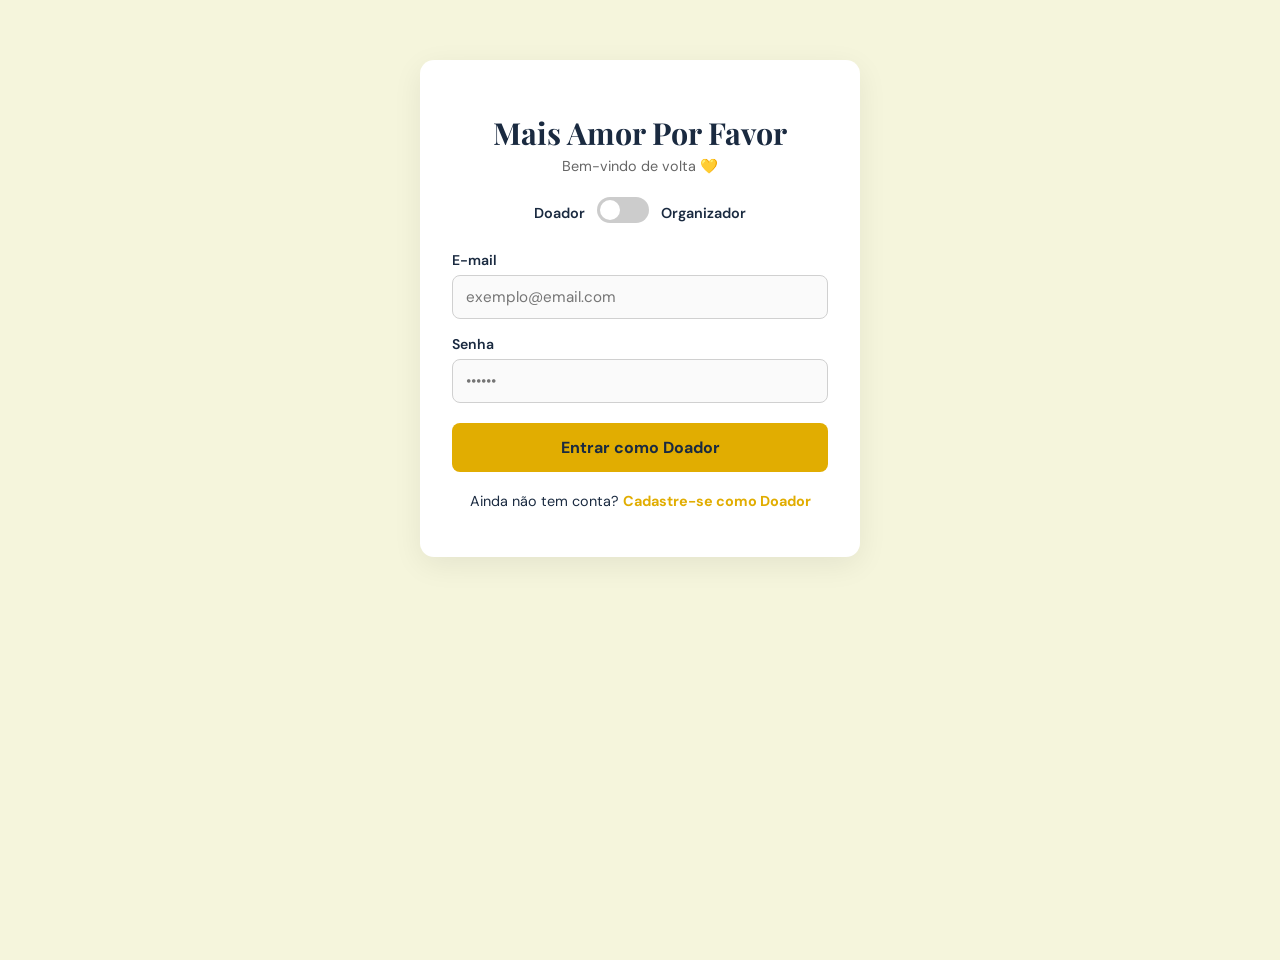
<file: src/main/resources/static/index.html>
<!DOCTYPE html>
<html lang="pt-BR">
<head>
    <meta charset="UTF-8">
    <title>Mais Amor Por Favor | Login</title>
    <link rel="stylesheet" href="css/estilos.css">
</head>
<body>

<div class="container">
    <div class="card login-card">
        <h1>Mais Amor Por Favor</h1>
        <p style="text-align:center; color:#666; font-size:0.9rem; margin-top:4px;">Bem-vindo de volta 💛</p>

        <div class="toggle-wrapper">
            <span class="label-text">Doador</span>
            <label class="switch">
                <input type="checkbox" id="profile-toggle" onchange="toggleProfile()">
                <span class="slider"></span>
            </label>
            <span class="label-text">Organizador</span>
        </div>

        <div id="alert-msg" class="alert erro"></div>

        <div class="input-group">
            <label for="txtemail">E-mail</label>
            <input type="email" id="txtemail" required placeholder="exemplo@email.com">
        </div>

        <div class="input-group">
            <label for="txtsenha">Senha</label>
            <input type="password" id="txtsenha" required placeholder="••••••">
        </div>

        <button id="btn-login" class="btn-submit" onclick="fazerLogin()">Entrar como Doador</button>

        <p style="text-align:center; margin-top:20px; font-size:0.9rem;">
            Ainda não tem conta?
            <a id="link-cadastro" href="cadastro_pessoa.html?perfil=doador"
               style="color:#E1AD01; font-weight:700; text-decoration:none;">
                Cadastre-se como Doador
            </a>
        </p>
    </div>
</div>

<script src="js/funcoes.js"></script>
<script type="module">
    import { auth, pessoaAPI, decodeJwt } from './js/api.js';

    // Se já está logado, redireciona
    if (auth.isLogged()) {
      const u = auth.getUser();
      window.location.href = u && u.perfil === 'ORGANIZADOR'
        ? 'home_organizador.html'
        : 'home_doador.html';
    }

    window.fazerLogin = async function () {
      const alertEl = document.getElementById('alert-msg');
      alertEl.className = 'alert erro';
      alertEl.classList.remove('show');

      const email = document.getElementById('txtemail').value.trim();
      const senha = document.getElementById('txtsenha').value;

      if (!email || !senha) {
        alertEl.textContent = 'Preencha e-mail e senha.';
        alertEl.classList.add('show');
        return;
      }

      const btn = document.getElementById('btn-login');
      btn.disabled = true;
      btn.textContent = 'Entrando...';

      try {
        const data = await pessoaAPI.login(email, senha);
        const token = data.token;
        auth.setToken(token);

        // Decodifica o JWT para extrair sub (email) e monta objeto de usuário
        const payload = decodeJwt(token);

        // O perfil é determinado pelo toggle que o usuário selecionou,
        // pois o backend não devolve o perfil no token diretamente.
        const isOrg = document.getElementById('profile-toggle').checked;
        const perfil = isOrg ? 'ORGANIZADOR' : 'DOADOR';

        // Salva usuário no localStorage (email vem do sub do JWT)
        auth.setUser({ email: payload ? payload.sub : email, perfil });

        window.location.href = isOrg ? 'home_organizador.html' : 'home_doador.html';
      } catch (e) {
        alertEl.textContent = e.message || 'Credenciais inválidas.';
        alertEl.classList.add('show');
        btn.disabled = false;
        btn.textContent = document.getElementById('profile-toggle').checked
          ? 'Entrar como Organizador'
          : 'Entrar como Doador';
      }
    };

    // Permite login com Enter
    document.addEventListener('keydown', (e) => {
      if (e.key === 'Enter') fazerLogin();
    });
</script>
</body>
</html>
</file>
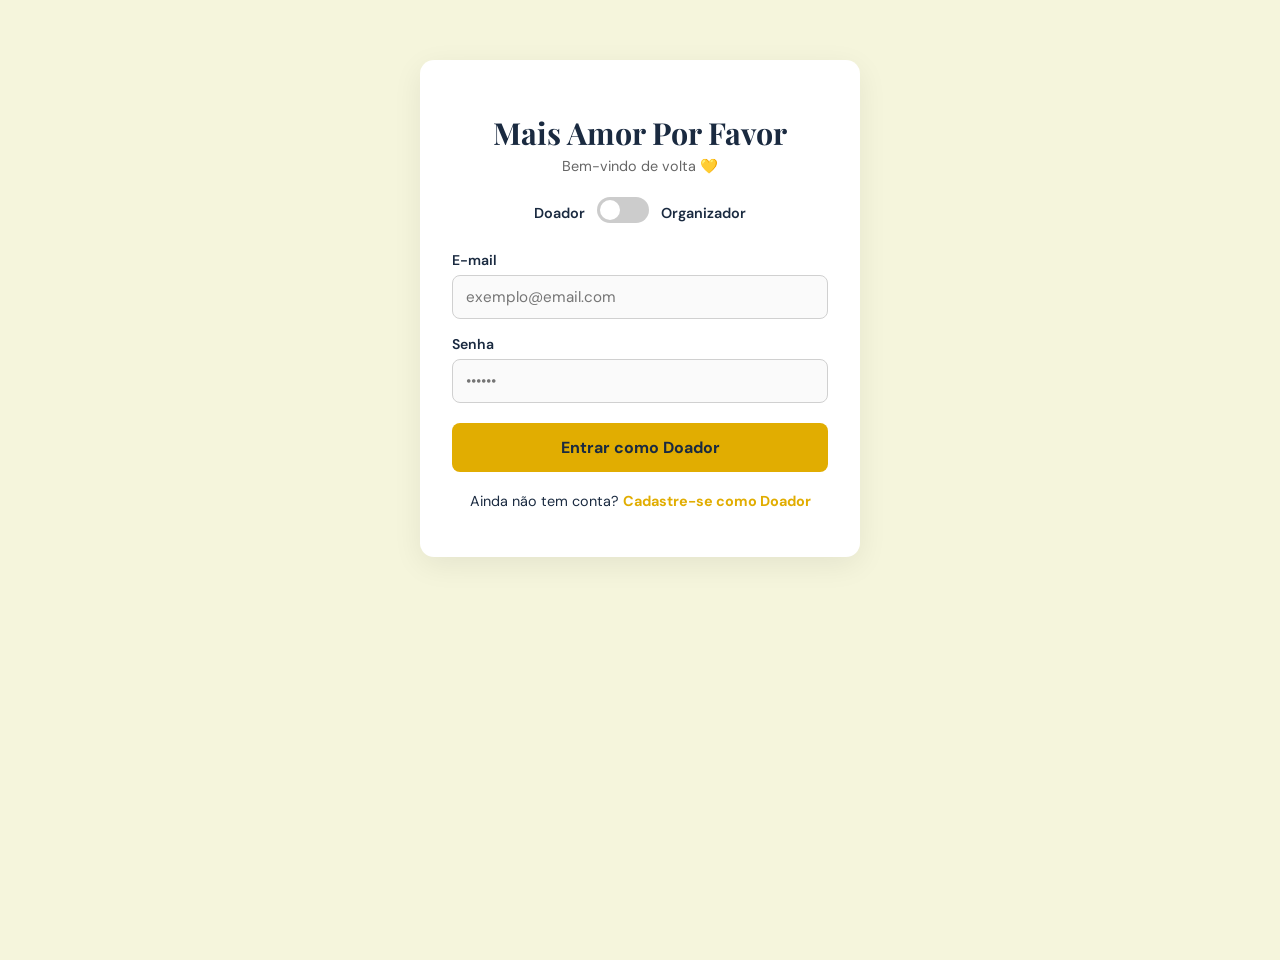
<file: src/main/resources/static/cadastro_campanha.html>
<!DOCTYPE html>
<html lang="pt-BR">
<head>
  <meta charset="UTF-8">
  <title>Gerenciar Campanha | Mais Amor Por Favor</title>
  <link rel="stylesheet" href="css/estilos.css">
</head>
<body>

<header>
  <h1>Mais Amor Por Favor</h1>
  <p id="subtitulo-tela">Nova Campanha</p>
</header>

<div class="container">
  <div class="card">
    <div id="alert-msg" class="alert erro"></div>

    <div class="form-grid">
      <div class="full-width">
        <label>Nome da Campanha</label>
        <input type="text" id="c-nome" required placeholder="Ex: Agasalho Solidário 2025">
      </div>

      <div class="full-width">
        <label>Descrição Detalhada</label>
        <textarea id="c-desc" rows="4" required placeholder="Descreva o objetivo da campanha..."></textarea>
      </div>

      <div>
        <label>Data de Início</label>
        <input type="date" id="c-dataini" required>
      </div>

      <div>
        <label>Data de Término</label>
        <input type="date" id="c-datafim" required>
      </div>

      <div>
        <label>Capacidade (Pessoas)</label>
        <input type="number" id="c-cap" required min="1" placeholder="100">
      </div>

      <div>
        <label>Status</label>
        <select id="c-status">
          <option value="Ativa">Ativa</option>
          <option value="Pausada">Pausada</option>
          <option value="Encerrada">Encerrada</option>
        </select>
      </div>

      <div class="full-width">
        <label>Contato do Responsável</label>
        <input type="text" id="c-contres" required placeholder="(11) 99999-9999 ou email">
      </div>

      <div class="full-width" style="margin-top:8px; padding-top:16px; border-top:1px solid #eee;">
        <label style="font-size:1rem; color:#1A2A40;">📍 Endereço da Campanha</label>
      </div>

      <div class="full-width">
        <label>Logradouro</label>
        <input type="text" id="c-logradouro" required placeholder="Rua, número, bairro">
      </div>

      <div>
        <label>Cidade</label>
        <input type="text" id="c-cidade" required placeholder="São Paulo">
      </div>

      <div>
        <label>Estado (UF)</label>
        <input type="text" id="c-estado" required placeholder="SP" maxlength="2"
               style="text-transform:uppercase;">
      </div>

      <div>
        <label>CEP</label>
        <input type="text" id="c-cep" required placeholder="00000-000">
      </div>
    </div>

    <button class="btn-submit" id="btn-salvar" onclick="salvarCampanha()">Criar Campanha</button>
    <a href="home_organizador.html" class="link-voltar">Cancelar e Voltar</a>
  </div>
</div>

<script type="module">
  import { auth, campanhaAPI } from './js/api.js';
  if (!auth.isLogged()) window.location.href = 'index.html';

  const params = new URLSearchParams(window.location.search);
  const idCampanha = params.get('id');

  if (idCampanha) {
    document.getElementById('subtitulo-tela').textContent = 'Editar Campanha';
    document.getElementById('btn-salvar').textContent = 'Salvar Alterações';
    carregarDados(idCampanha);
  }

  async function carregarDados(id) {
    try {
      const c = await campanhaAPI.buscarId(id);
      document.getElementById('c-nome').value     = c.nome || '';
      document.getElementById('c-desc').value     = c.descricao || '';
      document.getElementById('c-dataini').value  = c.dataInicio || '';
      document.getElementById('c-datafim').value  = c.dataFim || '';
      document.getElementById('c-cap').value      = c.capacidadePessoas || '';
      document.getElementById('c-status').value   = c.status || 'Ativa';
      document.getElementById('c-contres').value  = c.contatoResponsavel || '';
      if (c.endereco) {
        document.getElementById('c-logradouro').value = c.endereco.logradouro || '';
        document.getElementById('c-cidade').value     = c.endereco.cidade || '';
        document.getElementById('c-estado').value     = c.endereco.estado || '';
        document.getElementById('c-cep').value        = c.endereco.cep || '';
      }
    } catch (e) {
      mostrarErro('Erro ao carregar dados: ' + e.message);
    }
  }

  function mostrarErro(msg) {
    const alertEl = document.getElementById('alert-msg');
    alertEl.textContent = msg;
    alertEl.classList.add('show');
    window.scrollTo(0, 0);
  }

  window.salvarCampanha = async function () {
    const alertEl = document.getElementById('alert-msg');
    alertEl.classList.remove('show');

    const dataIni = document.getElementById('c-dataini').value;
    const dataFim = document.getElementById('c-datafim').value;

    if (dataFim && dataIni && new Date(dataFim) < new Date(dataIni)) {
      mostrarErro('⚠️ A data de término não pode ser anterior à data de início.');
      return;
    }

    const user = auth.getUser();
    const payload = {
      nome: document.getElementById('c-nome').value.trim(),
      descricao: document.getElementById('c-desc').value.trim(),
      dataInicio: dataIni,
      dataFim: dataFim,
      capacidadePessoas: parseInt(document.getElementById('c-cap').value),
      status: document.getElementById('c-status').value,
      contatoResponsavel: document.getElementById('c-contres').value.trim(),
      endereco: {
        logradouro: document.getElementById('c-logradouro').value.trim(),
        cidade: document.getElementById('c-cidade').value.trim(),
        estado: document.getElementById('c-estado').value.trim().toUpperCase(),
        cep: document.getElementById('c-cep').value.trim()
      },
      organizador: { id: user ? user.id : null }
    };

    const btn = document.getElementById('btn-salvar');
    btn.disabled = true;
    btn.textContent = 'Salvando...';

    try {
      if (idCampanha) {
        await campanhaAPI.atualizar(idCampanha, payload);
      } else {
        await campanhaAPI.criar(payload);
      }
      alert('✅ Campanha salva com sucesso!');
      window.location.href = 'home_organizador.html';
    } catch (e) {
      mostrarErro('Erro ao salvar: ' + e.message);
      btn.disabled = false;
      btn.textContent = idCampanha ? 'Salvar Alterações' : 'Criar Campanha';
    }
  };
</script>
</body>
</html>
</file>
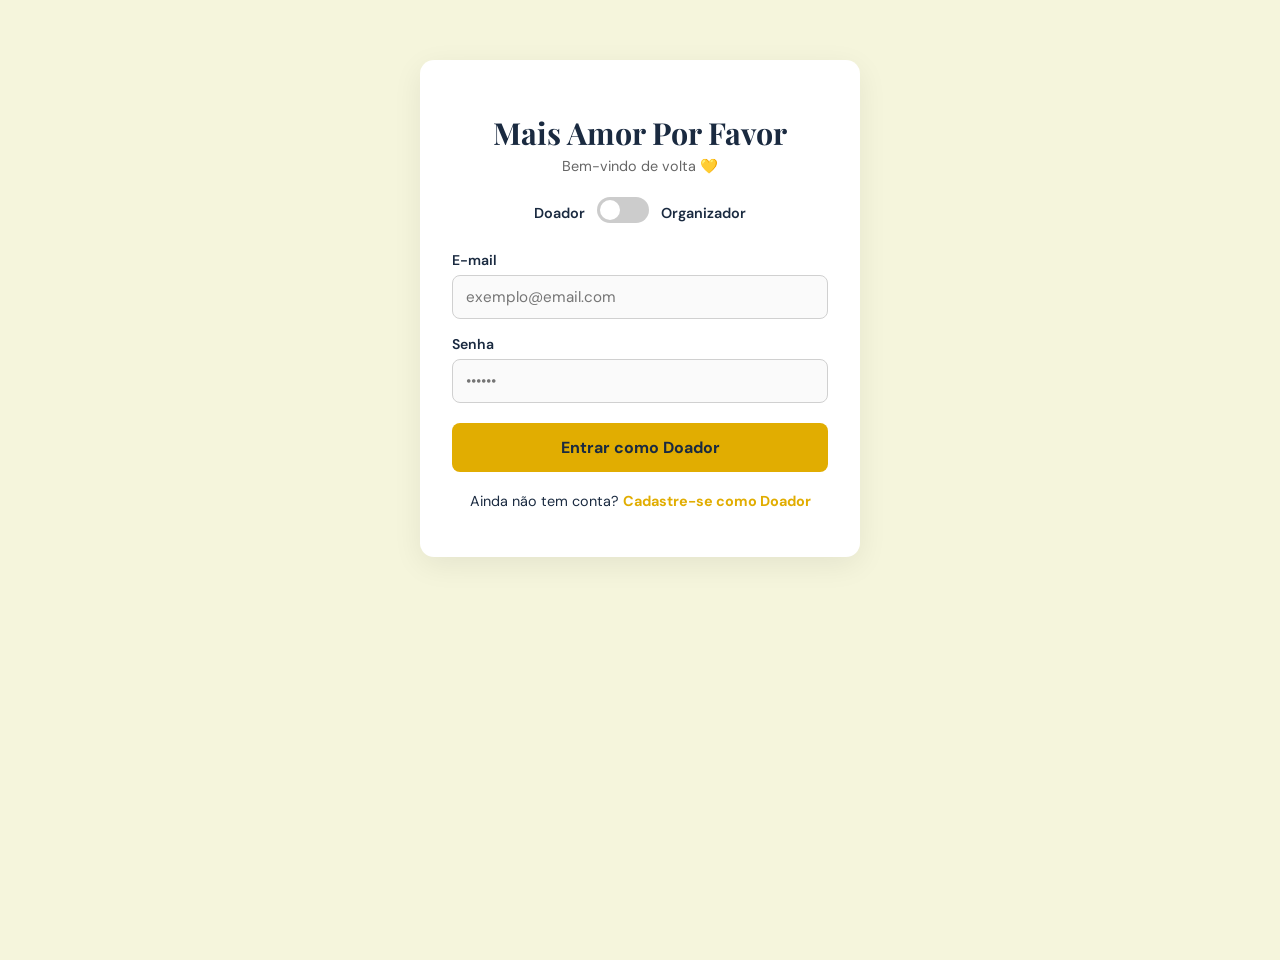
<file: src/main/resources/static/cadastro_doacoes.html>
<!DOCTYPE html>
<html lang="pt-BR">
<head>
  <meta charset="UTF-8">
  <title>Fazer Doação | Mais Amor Por Favor</title>
  <link rel="stylesheet" href="css/estilos.css">
</head>
<body>

<header>
  <h1>Mais Amor Por Favor</h1>
  <p>Sua contribuição transforma vidas 💛</p>
</header>

<div class="container">
  <div class="card" style="max-width:620px; margin:0 auto;">
    <h2>Registrar Doação</h2>
    <div id="alert-msg" class="alert erro"></div>

    <div class="form-grid">
      <div class="full-width">
        <label>Tipo de Doação</label>
        <select id="d-tipo" onchange="alternarCampos()">
          <option value="financeira">💵 Financeira</option>
          <option value="item">📦 Item / Mantimento</option>
        </select>
      </div>

      <!-- CAMPOS FINANCEIROS -->
      <div id="grupo-financeiro" style="display:contents;">
        <div>
          <label>Valor da Doação (R$)</label>
          <input type="number" id="d-valor" step="0.01" min="0.01" placeholder="0,00">
        </div>
        <div>
          <label>Método de Pagamento</label>
          <select id="d-metodo">
            <option value="PIX">PIX</option>
            <option value="CARTAO_CREDITO">Cartão de Crédito</option>
            <option value="TRANSFERENCIA">Transferência Bancária</option>
          </select>
        </div>
      </div>

      <!-- CAMPOS ITEM -->
      <div id="grupo-item" style="display:none; grid-column:span 2;">
        <div class="form-grid">
          <div class="full-width">
            <label>Descrição do Item</label>
            <input type="text" id="d-desc" placeholder="Ex: 5 caixas de leite, cobertores tamanho G">
          </div>
          <div>
            <label>Categoria</label>
            <select id="d-categoria">
              <option value="ALIMENTO">Alimento</option>
              <option value="ROUPA">Roupa / Agasalho</option>
              <option value="HIGIENE">Higiene Pessoal</option>
              <option value="OUTRO">Outros</option>
            </select>
          </div>
          <div>
            <label>Valor Estimado (R$, opcional)</label>
            <input type="number" id="d-val-estimado" step="0.01" min="0" placeholder="0,00">
          </div>
        </div>
      </div>
    </div>

    <div class="info-box">
      ℹ️ Esta doação gerará automaticamente um <strong>Recibo Digital</strong> e uma
      <strong>Notificação Administrativa</strong>.
    </div>

    <button class="btn-submit" id="btn-doar" onclick="enviarDoacao()">
      Confirmar e Enviar Doação 💛
    </button>
    <a href="home_doador.html" class="link-voltar">Cancelar</a>
  </div>
</div>

<script type="module">
  import { auth, doacaoAPI } from './js/api.js';
  if (!auth.isLogged()) window.location.href = 'index.html';

  const params = new URLSearchParams(window.location.search);
  const campanhaId = params.get('campanhaId');

  if (!campanhaId) {
    alert('Campanha não identificada. Redirecionando...');
    window.location.href = 'home_doador.html';
  }

  window.alternarCampos = function () {
    const tipo = document.getElementById('d-tipo').value;
    const fin = document.getElementById('grupo-financeiro');
    const item = document.getElementById('grupo-item');
    if (tipo === 'financeira') {
      fin.style.display = 'contents';
      item.style.display = 'none';
    } else {
      fin.style.display = 'none';
      item.style.display = 'block';
    }
  };

  window.enviarDoacao = async function () {
    const alertEl = document.getElementById('alert-msg');
    alertEl.className = 'alert erro';
    alertEl.classList.remove('show');

    const tipo = document.getElementById('d-tipo').value;
    const user = auth.getUser();

    const payload = {
      campanhaId,
      doadorId: user ? user.id : null,
      data: new Date().toISOString().split('T')[0]
    };

    if (tipo === 'financeira') {
      const val = parseFloat(document.getElementById('d-valor').value);
      if (!val || val <= 0) {
        alertEl.textContent = 'Informe um valor válido maior que zero.';
        alertEl.classList.add('show');
        return;
      }
      payload.valor = val;
      payload.metodoPagamento = document.getElementById('d-metodo').value;
    } else {
      const desc = document.getElementById('d-desc').value.trim();
      if (!desc) {
        alertEl.textContent = 'Descreva o item que deseja doar.';
        alertEl.classList.add('show');
        return;
      }
      payload.descricao = desc;
      payload.categoria = document.getElementById('d-categoria').value;
      payload.valorEstimado = parseFloat(document.getElementById('d-val-estimado').value) || 0;
    }

    const btn = document.getElementById('btn-doar');
    btn.disabled = true;
    btn.textContent = 'Enviando...';

    try {
      await doacaoAPI.realizar(payload);
      alertEl.className = 'alert sucesso show';
      alertEl.textContent = '✅ Doação registrada com sucesso! Obrigado pela sua contribuição!';
      setTimeout(() => window.location.href = 'home_doador.html', 2000);
    } catch (e) {
      alertEl.className = 'alert erro show';
      alertEl.textContent = e.message || 'Erro ao registrar doação.';
      btn.disabled = false;
      btn.textContent = 'Confirmar e Enviar Doação 💛';
    }
  };
</script>
</body>
</html>
</file>
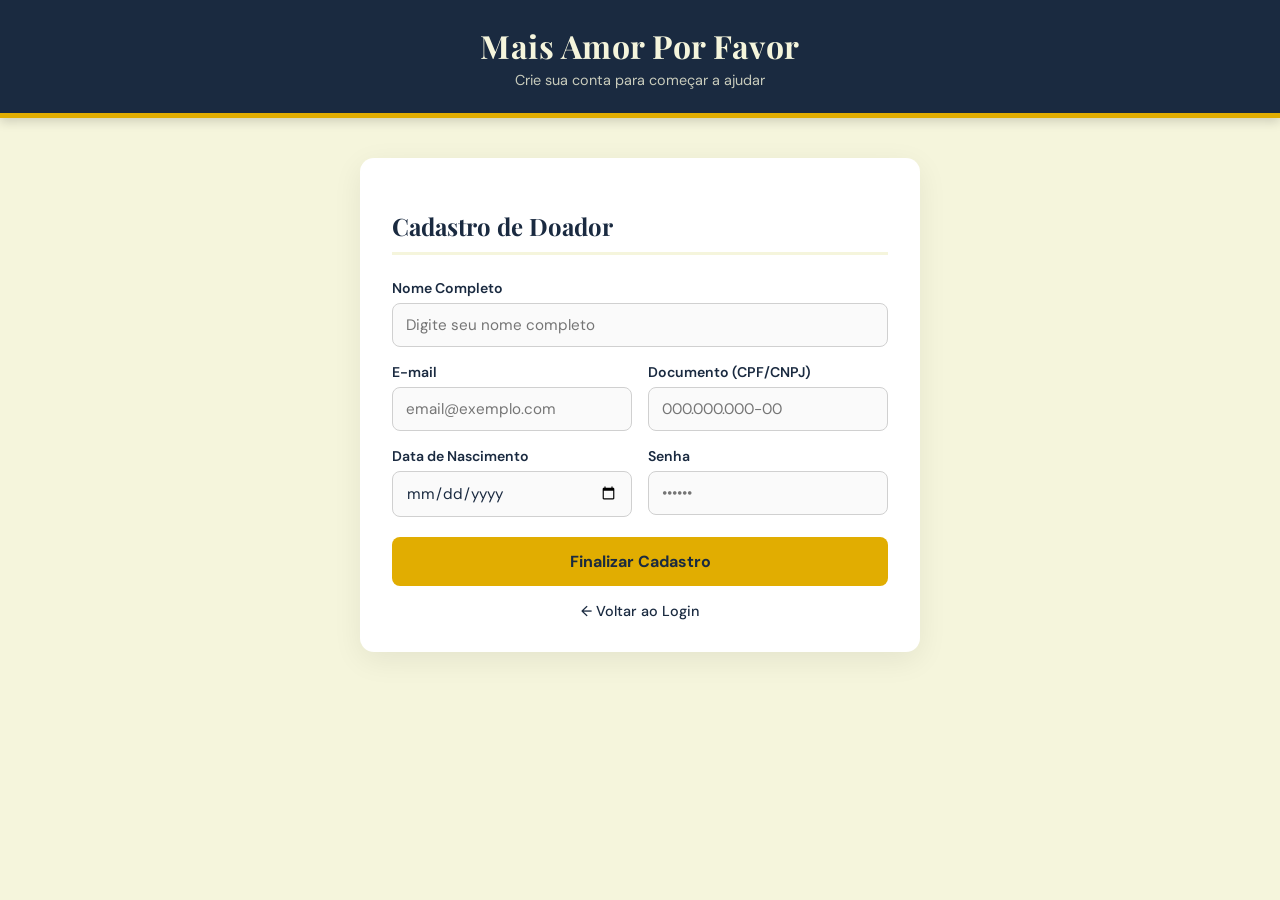
<file: src/main/resources/static/cadastro_pessoa.html>
<!DOCTYPE html>
<html lang="pt-BR">
<head>
  <meta charset="UTF-8">
  <title>Cadastro | Mais Amor Por Favor</title>
  <link rel="stylesheet" href="css/estilos.css">
</head>
<body>

<header>
  <h1>Mais Amor Por Favor</h1>
  <p>Crie sua conta para começar a ajudar</p>
</header>

<div class="container">
  <div class="card" style="max-width:560px; margin:0 auto;">
    <h2 id="titulo-cadastro">Cadastro de Doador</h2>
    <div id="alert-msg" class="alert erro"></div>

    <div class="form-grid">
      <div class="full-width">
        <label>Nome Completo</label>
        <input type="text" id="cad-nome" required placeholder="Digite seu nome completo">
      </div>

      <div>
        <label>E-mail</label>
        <input type="email" id="cad-email" required placeholder="email@exemplo.com">
      </div>

      <div>
        <label>Documento (CPF/CNPJ)</label>
        <input type="text" id="cad-documento" required placeholder="000.000.000-00">
      </div>

      <div>
        <label>Data de Nascimento</label>
        <input type="date" id="cad-nasc" required>
      </div>

      <div>
        <label>Senha</label>
        <input type="password" id="cad-senha" required placeholder="••••••">
      </div>

      <div class="full-width" id="campo-ong" style="display:none;">
        <label>Registro da ONG</label>
        <input type="text" id="cad-registro" placeholder="Número do registro oficial">
      </div>
    </div>

    <button class="btn-submit" id="btn-cadastrar" onclick="fazerCadastro()">Finalizar Cadastro</button>
    <a href="index.html" class="link-voltar" style="margin-top:16px;">← Voltar ao Login</a>
  </div>
</div>

<script type="module">
  import { pessoaAPI } from './js/api.js';

  const params = new URLSearchParams(window.location.search);
  const perfil = (params.get('perfil') || 'doador').toUpperCase();

  document.getElementById('titulo-cadastro').textContent =
    `Cadastro de ${perfil === 'ORGANIZADOR' ? 'Organizador' : 'Doador'}`;

  if (perfil === 'ORGANIZADOR') {
    document.getElementById('campo-ong').style.display = 'block';
  }

  window.fazerCadastro = async function () {
    const alertEl = document.getElementById('alert-msg');
    alertEl.className = 'alert erro';
    alertEl.classList.remove('show');

    const payload = {
      nome: document.getElementById('cad-nome').value.trim(),
      email: document.getElementById('cad-email').value.trim(),
      senha: document.getElementById('cad-senha').value,
      documento: document.getElementById('cad-documento').value.trim(),
      dataNascimento: document.getElementById('cad-nasc').value,
      perfil
    };

    if (!payload.nome || !payload.email || !payload.senha || !payload.documento || !payload.dataNascimento) {
      alertEl.textContent = 'Preencha todos os campos obrigatórios.';
      alertEl.classList.add('show');
      return;
    }

    if (perfil === 'ORGANIZADOR') {
      payload.registroOng = document.getElementById('cad-registro').value.trim();
    }

    const btn = document.getElementById('btn-cadastrar');
    btn.disabled = true;
    btn.textContent = 'Cadastrando...';

    try {
      await pessoaAPI.cadastrar(payload);
      alert('✅ Cadastro realizado com sucesso! Faça o login.');
      window.location.href = 'index.html';
    } catch (e) {
      alertEl.textContent = e.message || 'Erro ao realizar cadastro.';
      alertEl.classList.add('show');
      btn.disabled = false;
      btn.textContent = 'Finalizar Cadastro';
    }
  };
</script>
</body>
</html>
</file>
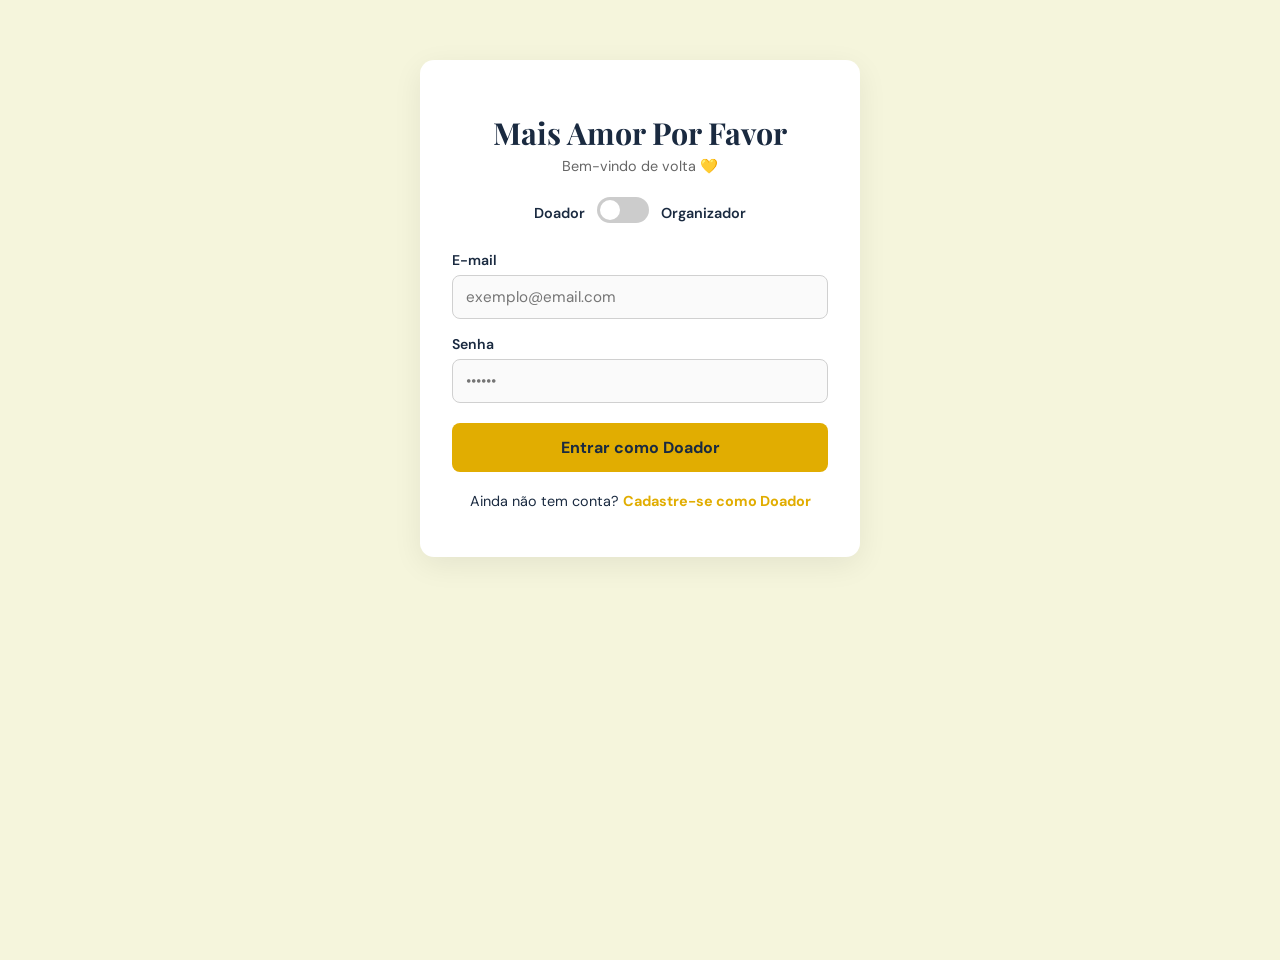
<file: src/main/resources/static/detalhe_campanha.html>
<!DOCTYPE html>
<html lang="pt-BR">
<head>
  <meta charset="UTF-8">
  <title>Detalhes da Campanha | Mais Amor Por Favor</title>
  <link rel="stylesheet" href="css/estilos.css">
</head>
<body>

<header>
  <h1>Mais Amor Por Favor</h1>
  <p>Detalhes da Campanha</p>
</header>

<div class="container">
  <div class="card" id="conteudo-campanha">
    <p style="color:#888; text-align:center; padding:30px;">Buscando detalhes da causa...</p>
  </div>
</div>

<script type="module">
  import { auth, campanhaAPI } from './js/api.js';
  if (!auth.isLogged()) window.location.href = 'index.html';

  const params = new URLSearchParams(window.location.search);
  const id = params.get('id');

  if (!id) window.location.href = 'home_doador.html';

  async function buscarDetalhes() {
    const container = document.getElementById('conteudo-campanha');
    try {
      const c = await campanhaAPI.buscarId(id);
      const statusClass = {
        'Ativa': 'badge-ativa',
        'Pausada': 'badge-pausada',
        'Encerrada': 'badge-encerrada'
      }[c.status] || 'badge-ativa';

      const podeDoar = c.status === 'Ativa';

      container.innerHTML = `
        <div style="display:flex; justify-content:space-between; align-items:flex-start; flex-wrap:wrap; gap:12px; margin-bottom:16px;">
          <h2 style="margin:0; border:none; padding:0;">${c.nome || 'Campanha'}</h2>
          <span class="badge ${statusClass}" style="font-size:0.9rem;">${c.status || 'Ativa'}</span>
        </div>

        <p style="color:#555; line-height:1.7; margin-bottom:24px;">${c.descricao || ''}</p>

        <div class="form-grid" style="margin-bottom:24px;">
          <div>
            <label>📅 Data de Início</label>
            <p style="margin:4px 0; font-size:0.95rem;">${c.dataInicio || '—'}</p>
          </div>
          <div>
            <label>📅 Data de Término</label>
            <p style="margin:4px 0; font-size:0.95rem;">${c.dataFim || '—'}</p>
          </div>
          <div>
            <label>👥 Capacidade</label>
            <p style="margin:4px 0; font-size:0.95rem;">${c.capacidadePessoas || '—'} pessoas</p>
          </div>
          <div>
            <label>📞 Contato Responsável</label>
            <p style="margin:4px 0; font-size:0.95rem;">${c.contatoResponsavel || '—'}</p>
          </div>
          ${c.endereco ? `
          <div class="full-width">
            <label>📍 Local</label>
            <p style="margin:4px 0; font-size:0.95rem;">
              ${c.endereco.logradouro || ''}, ${c.endereco.cidade || ''} - ${c.endereco.estado || ''}
              ${c.endereco.cep ? `(CEP: ${c.endereco.cep})` : ''}
            </p>
          </div>` : ''}
        </div>

        ${podeDoar ? `
          <button class="btn-submit" onclick="irParaDoar('${c.id}')"
                  style="background:#E1AD01; font-size:1.05rem;">
            💛 Quero Doar para Esta Campanha
          </button>` : `
          <div class="info-box">
            ℹ️ Esta campanha está <strong>${c.status}</strong> e não está aceitando doações no momento.
          </div>`}

        <a href="home_doador.html" class="link-voltar" style="margin-top:16px;">← Voltar para Campanhas</a>
      `;
    } catch (e) {
      container.innerHTML = `<p style="color:red; text-align:center;">Erro ao carregar campanha: ${e.message}</p>
        <a href="home_doador.html" class="link-voltar">← Voltar</a>`;
    }
  }

  // Nome correto do arquivo de doação
  window.irParaDoar = (campanhaId) => {
    window.location.href = `cadastro_doacoes.html?campanhaId=${campanhaId}`;
  };

  buscarDetalhes();
</script>
</body>
</html>
</file>
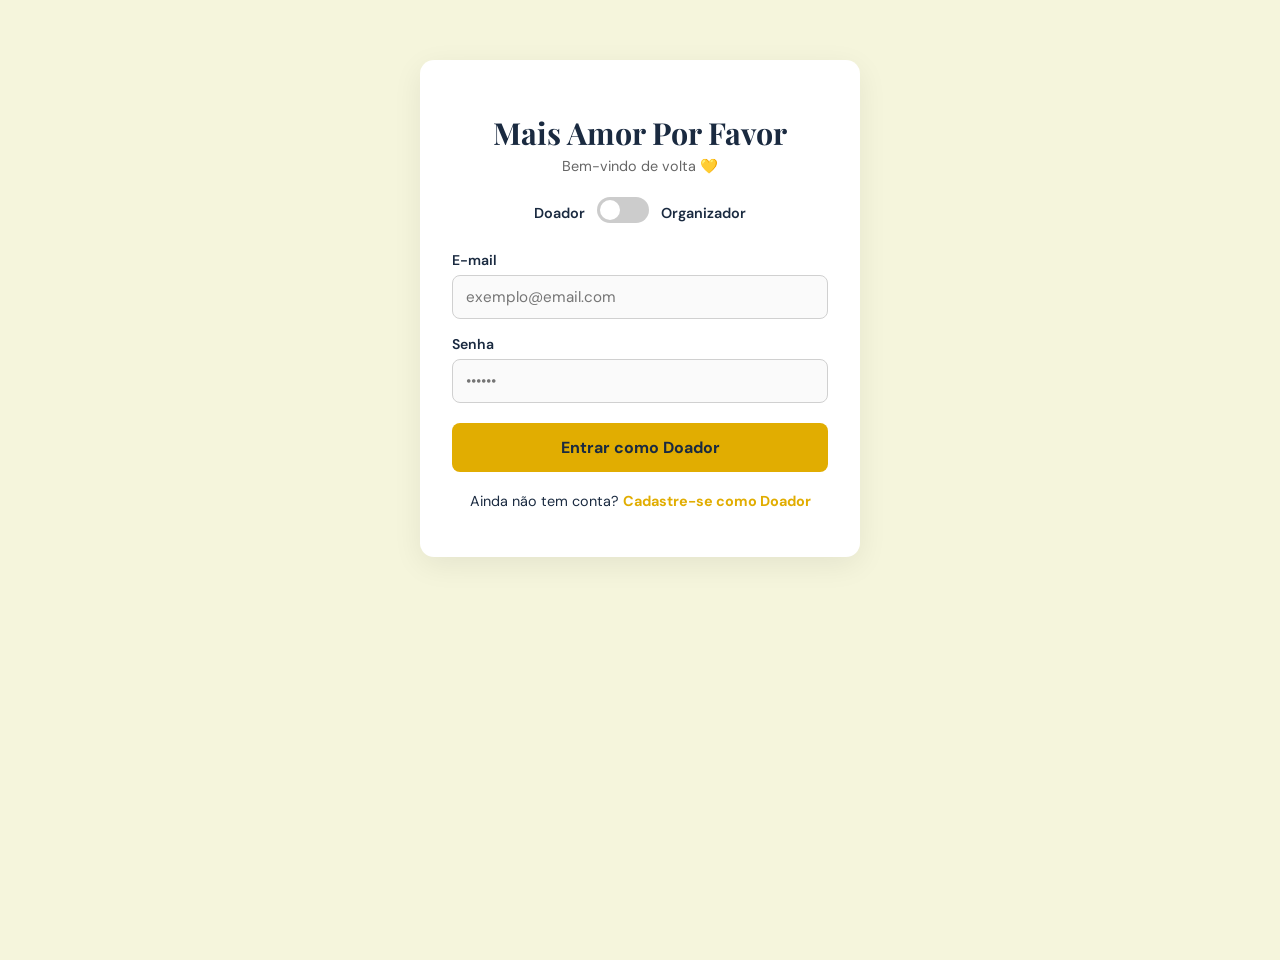
<file: src/main/resources/static/historico_doacao.html>
<!DOCTYPE html>
<html lang="pt-BR">
<head>
  <meta charset="UTF-8">
  <title>Minhas Doações | Mais Amor Por Favor</title>
  <link rel="stylesheet" href="css/estilos.css">
</head>
<body>

<header>
  <h1>Mais Amor Por Favor</h1>
  <p>Histórico de Contribuições</p>
</header>

<div class="container">
  <div class="card">
    <h2>Minhas Doações Realizadas</h2>

    <div id="alert-msg" class="alert erro"></div>

    <div id="tabela-wrapper">
      <p style="color:#888; text-align:center; padding:30px;">Carregando histórico...</p>
    </div>

    <div style="margin-top:24px;">
      <a href="home_doador.html" class="link-voltar" style="text-align:left;">← Voltar ao Início</a>
    </div>
  </div>
</div>

<script type="module">
  import { auth, doacaoAPI } from './js/api.js';
  if (!auth.isLogged()) window.location.href = 'index.html';

  async function carregarHistorico() {
    const wrapper = document.getElementById('tabela-wrapper');
    const alertEl = document.getElementById('alert-msg');
    const user = auth.getUser();

    // doadorId pode não estar disponível se vier só do token;
    // usamos email como fallback para mostrar aviso amigável
    if (!user || !user.id) {
      wrapper.innerHTML = `
        <div class="info-box">
          ℹ️ Não foi possível identificar seu ID de doador. Tente sair e entrar novamente.
        </div>`;
      return;
    }

    try {
      const doacoes = await doacaoAPI.porDoador(user.id) || [];

      if (doacoes.length === 0) {
        wrapper.innerHTML = `
          <p style="text-align:center; padding:30px; color:#888;">
            Você ainda não realizou nenhuma doação.<br>
            <a href="home_doador.html" style="color:#E1AD01; font-weight:700; text-decoration:none;">
              Ver campanhas disponíveis →
            </a>
          </p>`;
        return;
      }

      let total = 0;
      const linhas = doacoes.map(d => {
        const isFin = d.valor != null;
        const valor = isFin
          ? parseFloat(d.valor)
          : parseFloat(d.valorEstimado || 0);
        total += valor;

        return `
          <tr>
            <td>${d.data || '—'}</td>
            <td>${isFin ? '💵 Financeira' : '📦 Item'}</td>
            <td style="color:#555;">
              ${isFin
                ? `Via ${d.metodoPagamento || '—'}`
                : `${d.descricao || '—'} <span style="font-size:0.8rem; color:#999;">(${d.categoria || ''})</span>`}
            </td>
            <td style="text-align:right; font-weight:700; color:#1A2A40;">
              ${isFin
                ? `R$ ${valor.toFixed(2)}`
                : `Est. R$ ${valor.toFixed(2)}`}
            </td>
          </tr>`;
      }).join('');

      wrapper.innerHTML = `
        <table>
          <thead>
            <tr>
              <th>Data</th>
              <th>Tipo</th>
              <th>Detalhes</th>
              <th style="text-align:right;">Valor</th>
            </tr>
          </thead>
          <tbody>${linhas}</tbody>
          <tfoot>
            <tr style="background:#f9f9f9; font-weight:700;">
              <td colspan="3" style="padding:13px 14px;">Total Contribuído</td>
              <td style="padding:13px 14px; text-align:right; color:#1A2A40;">
                R$ ${total.toFixed(2)}
              </td>
            </tr>
          </tfoot>
        </table>`;
    } catch (e) {
      alertEl.textContent = 'Erro ao carregar histórico: ' + e.message;
      alertEl.classList.add('show');
      wrapper.innerHTML = '';
    }
  }

  carregarHistorico();
</script>
</body>
</html>
</file>
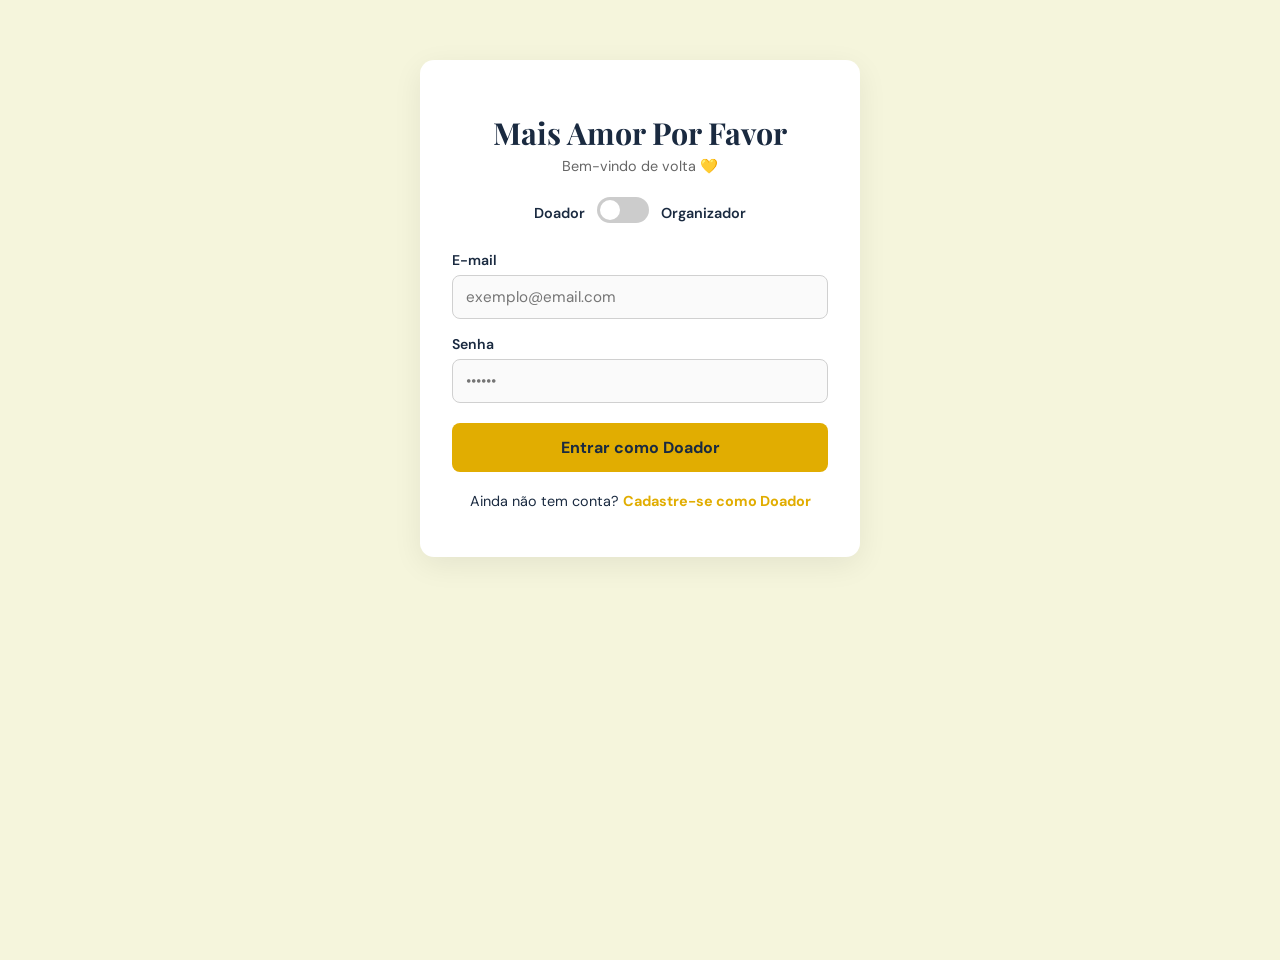
<file: src/main/resources/static/home_doador.html>
<!DOCTYPE html>
<html lang="pt-BR">
<head>
  <meta charset="UTF-8">
  <title>Campanhas | Mais Amor Por Favor</title>
  <link rel="stylesheet" href="css/estilos.css">
</head>
<body>

<header>
  <h1>Mais Amor Por Favor</h1>
  <p>Escolha uma causa e faça a diferença</p>
  <button class="btn-sair" onclick="logout()">Sair</button>
</header>

<div class="container">
  <div style="display:flex; justify-content:space-between; align-items:center; margin-bottom:24px;">
    <h2 style="margin:0; border:none; padding:0;">Campanhas Disponíveis</h2>
    <a href="historico_doacao.html" class="btn-submit"
       style="width:auto; padding:10px 20px; margin:0; background:#1A2A40; color:white;">
      📋 Minhas Doações
    </a>
  </div>

  <div id="alert-msg" class="alert erro"></div>

  <div class="card-grid" id="lista-campanhas">
    <p style="color:#888;">Carregando campanhas...</p>
  </div>
</div>

<script type="module">
  import { auth, campanhaAPI } from './js/api.js';
  if (!auth.isLogged()) window.location.href = 'index.html';

  window.logout = () => { auth.logout(); window.location.href = 'index.html'; };

  async function carregarCampanhas() {
    const grid = document.getElementById('lista-campanhas');
    const alertEl = document.getElementById('alert-msg');

    try {
      const lista = await campanhaAPI.listar() || [];

      if (lista.length === 0) {
        grid.innerHTML = '<p style="color:#888; grid-column:1/-1;">Nenhuma campanha disponível no momento.</p>';
        return;
      }

      grid.innerHTML = lista.map(c => {
        const desc = c.descricao || 'Sem descrição.';
        const descResumida = desc.length > 100 ? desc.substring(0, 100) + '...' : desc;
        const statusClass = {
          'Ativa': 'badge-ativa',
          'Pausada': 'badge-pausada',
          'Encerrada': 'badge-encerrada'
        }[c.status] || 'badge-ativa';

        return `
          <div class="campanha-card">
            <div>
              <div style="display:flex; justify-content:space-between; align-items:flex-start; margin-bottom:10px;">
                <h3 style="margin:0; font-size:1.1rem;">${c.nome || 'Sem nome'}</h3>
                <span class="badge ${statusClass}">${c.status || 'Ativa'}</span>
              </div>
              <p style="font-size:0.88rem; color:#666; margin:0 0 12px;">${descResumida}</p>
              ${c.endereco ? `<p style="font-size:0.82rem; color:#999; margin:0 0 4px;">📍 ${c.endereco.cidade || ''} - ${c.endereco.estado || ''}</p>` : ''}
            </div>
            <a href="detalhe_campanha.html?id=${c.id}"
               class="btn-submit" style="margin-top:16px; background:#1A2A40; color:white; text-align:center;">
              Ver Detalhes →
            </a>
          </div>`;
      }).join('');
    } catch (e) {
      alertEl.textContent = 'Erro ao carregar campanhas: ' + e.message;
      alertEl.classList.add('show');
      grid.innerHTML = '';
    }
  }

  carregarCampanhas();
</script>
</body>
</html>
</file>
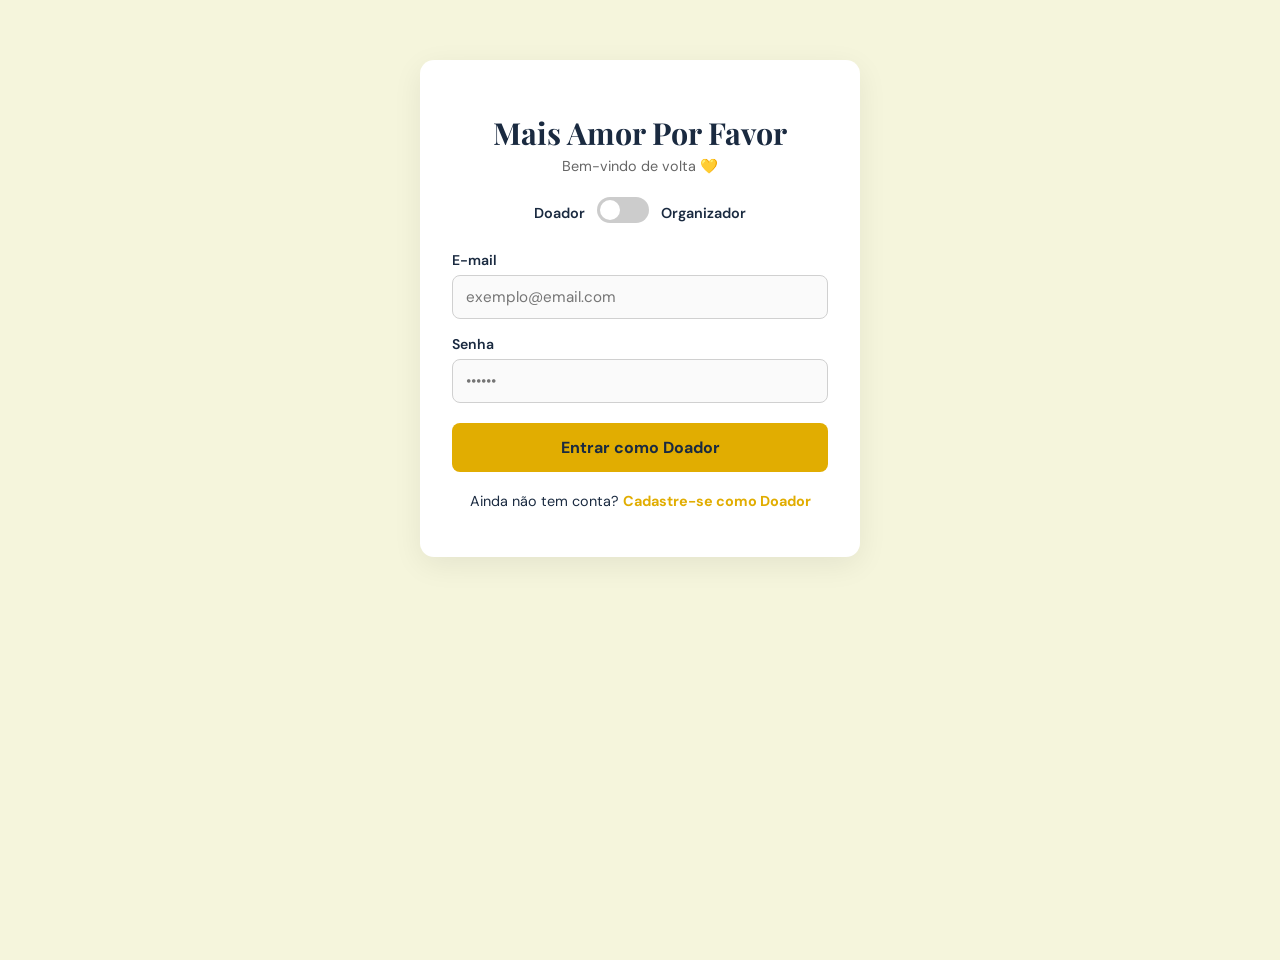
<file: src/main/resources/static/home_organizador.html>
<!DOCTYPE html>
<html lang="pt-BR">
<head>
  <meta charset="UTF-8">
  <title>Painel do Organizador | Mais Amor Por Favor</title>
  <link rel="stylesheet" href="css/estilos.css">
</head>
<body>

<header>
  <h1>Mais Amor Por Favor</h1>
  <p>Painel Administrativo — Gestão de Campanhas</p>
  <button class="btn-sair" onclick="logout()">Sair</button>
</header>

<div class="container">
  <div class="card">
    <div style="display:flex; justify-content:space-between; align-items:center; margin-bottom:24px; flex-wrap:wrap; gap:12px;">
      <h2 style="margin:0; border:none; padding:0;">Minhas Campanhas</h2>
      <a href="cadastro_campanha.html" class="btn-submit"
         style="width:auto; padding:10px 22px; margin:0;">
        + Nova Campanha
      </a>
    </div>

    <div id="alert-msg" class="alert erro"></div>

    <div id="tabela-wrapper">
      <p style="color:#888; text-align:center; padding:20px;">Carregando campanhas...</p>
    </div>

    <div style="margin-top:24px;">
      <a href="index.html" class="link-voltar" style="text-align:left;">← Sair do Sistema</a>
    </div>
  </div>
</div>

<script type="module">
  import { auth, campanhaAPI } from './js/api.js';
  if (!auth.isLogged()) window.location.href = 'index.html';

  window.logout = () => { auth.logout(); window.location.href = 'index.html'; };

  async function carregarCampanhas() {
    const wrapper = document.getElementById('tabela-wrapper');
    const alertEl = document.getElementById('alert-msg');

    try {
      const lista = await campanhaAPI.listar() || [];

      if (lista.length === 0) {
        wrapper.innerHTML = `<p style="text-align:center; padding:30px; color:#888;">Você ainda não possui campanhas cadastradas.</p>`;
        return;
      }

      wrapper.innerHTML = `
        <table>
          <thead>
            <tr>
              <th>Nome da Campanha</th>
              <th>Status</th>
              <th>Período</th>
              <th style="text-align:center;">Ações</th>
            </tr>
          </thead>
          <tbody>
            ${lista.map(c => {
              const statusClass = {
                'Ativa': 'badge-ativa',
                'Pausada': 'badge-pausada',
                'Encerrada': 'badge-encerrada'
              }[c.status] || 'badge-ativa';

              return `
                <tr>
                  <td><strong>${c.nome || '—'}</strong></td>
                  <td><span class="badge ${statusClass}">${c.status || 'Ativa'}</span></td>
                  <td style="font-size:0.85rem; color:#666;">
                    ${c.dataInicio || '?'} → ${c.dataFim || '?'}
                  </td>
                  <td style="text-align:center; white-space:nowrap;">
                    <a href="cadastro_campanha.html?id=${c.id}"
                       style="color:#1A2A40; font-weight:700; text-decoration:none; margin-right:16px;">
                      ✏️ Editar
                    </a>
                    <button class="btn-danger" onclick="deletarCampanha('${c.id}', this)">
                      🗑️ Excluir
                    </button>
                  </td>
                </tr>`;
            }).join('')}
          </tbody>
        </table>`;
    } catch (e) {
      alertEl.textContent = 'Erro ao carregar campanhas: ' + e.message;
      alertEl.classList.add('show');
      wrapper.innerHTML = '';
    }
  }

  window.deletarCampanha = async function(id, btn) {
    if (!confirm('Tem certeza que deseja excluir esta campanha?')) return;
    btn.disabled = true;
    btn.textContent = '...';
    try {
      await campanhaAPI.deletar(id);
      carregarCampanhas();
    } catch (e) {
      alert('Erro ao excluir: ' + e.message);
      btn.disabled = false;
      btn.textContent = '🗑️ Excluir';
    }
  };

  carregarCampanhas();
</script>
</body>
</html>
</file>
<file: src/main/resources/static/css/estilos.css>
@import url('https://fonts.googleapis.com/css2?family=Playfair+Display:wght@700&family=DM+Sans:wght@400;500;600&display=swap');

:root {
  --bege:    #F5F5DC;
  --marinho: #1A2A40;
  --mostarda:#E1AD01;
  --mostarda-escura: #c99a01;
  --branco:  #ffffff;
  --cinza:   #f0f0f0;
  --erro:    #d9534f;
  --sucesso: #3a7d44;
}

* { box-sizing: border-box; }

body {
  background-color: var(--bege);
  color: var(--marinho);
  font-family: 'DM Sans', sans-serif;
  margin: 0;
  padding: 0;
  min-height: 100vh;
}

/* ── HEADER ── */
header {
  background-color: var(--marinho);
  color: var(--bege);
  padding: 1.5rem 2rem;
  text-align: center;
  border-bottom: 5px solid var(--mostarda);
  box-shadow: 0 4px 10px rgba(0,0,0,0.15);
  position: relative;
}

header h1 {
  font-family: 'Playfair Display', serif;
  font-size: 2rem;
  margin: 0 0 4px;
  letter-spacing: 0.5px;
}

header p {
  margin: 0;
  font-size: 0.9rem;
  opacity: 0.8;
}

/* ── CONTAINER ── */
.container {
  max-width: 960px;
  margin: 40px auto;
  padding: 0 20px 40px;
}

/* ── CARD ── */
.card {
  background: var(--branco);
  border-radius: 14px;
  padding: 32px;
  box-shadow: 0 8px 30px rgba(0,0,0,0.07);
}

/* ── LOGIN CARD ── */
.login-card {
  max-width: 440px;
  margin: 60px auto;
}

.login-card h1 {
  font-family: 'Playfair Display', serif;
  font-size: 1.9rem;
  text-align: center;
  color: var(--marinho);
  margin-bottom: 0;
}

/* ── TYPOGRAPHY ── */
h2 {
  font-family: 'Playfair Display', serif;
  font-size: 1.5rem;
  border-bottom: 3px solid var(--bege);
  padding-bottom: 10px;
  margin-bottom: 24px;
}

h3 {
  font-family: 'Playfair Display', serif;
}

/* ── FORM ── */
.form-grid {
  display: grid;
  grid-template-columns: 1fr 1fr;
  gap: 16px;
}

.full-width { grid-column: span 2; }

.input-group { margin-bottom: 16px; }

label {
  font-weight: 600;
  display: block;
  margin-bottom: 6px;
  font-size: 0.88rem;
  color: var(--marinho);
}

input, select, textarea {
  width: 100%;
  padding: 11px 13px;
  border: 1.5px solid #d0d0d0;
  border-radius: 8px;
  font-family: 'DM Sans', sans-serif;
  font-size: 0.95rem;
  color: var(--marinho);
  background: #fafafa;
  transition: border-color 0.2s;
}

input:focus, select:focus, textarea:focus {
  outline: none;
  border-color: var(--mostarda);
  background: var(--branco);
}

/* ── BOTÕES ── */
.btn-submit {
  background-color: var(--mostarda);
  color: var(--marinho);
  border: none;
  padding: 14px 20px;
  font-weight: 700;
  font-family: 'DM Sans', sans-serif;
  font-size: 1rem;
  width: 100%;
  margin-top: 20px;
  cursor: pointer;
  border-radius: 8px;
  transition: background-color 0.25s, transform 0.15s;
  text-align: center;
  display: block;
  text-decoration: none;
}

.btn-submit:hover {
  background-color: var(--mostarda-escura);
  transform: translateY(-1px);
}

.btn-danger {
  background-color: var(--erro);
  color: white;
  border: none;
  padding: 8px 14px;
  border-radius: 6px;
  cursor: pointer;
  font-weight: 600;
  font-size: 0.85rem;
  transition: opacity 0.2s;
}
.btn-danger:hover { opacity: 0.85; }

.btn-outline {
  background: transparent;
  border: 1.5px solid var(--marinho);
  color: var(--marinho);
  padding: 8px 14px;
  border-radius: 6px;
  cursor: pointer;
  font-weight: 600;
  font-size: 0.85rem;
  transition: background 0.2s;
}
.btn-outline:hover { background: var(--cinza); }

/* ── TOGGLE ── */
.toggle-wrapper {
  display: flex;
  align-items: center;
  justify-content: center;
  gap: 12px;
  margin: 22px 0;
}

.label-text {
  font-weight: 600;
  font-size: 0.9rem;
}

.switch {
  position: relative;
  display: inline-block;
  width: 52px;
  height: 26px;
}

.switch input { opacity: 0; width: 0; height: 0; }

.slider {
  position: absolute;
  cursor: pointer;
  top: 0; left: 0; right: 0; bottom: 0;
  background-color: #ccc;
  transition: .35s;
  border-radius: 26px;
}

.slider:before {
  position: absolute;
  content: "";
  height: 20px; width: 20px;
  left: 3px; bottom: 3px;
  background-color: white;
  transition: .35s;
  border-radius: 50%;
}

input:checked + .slider { background-color: var(--marinho); }
input:checked + .slider:before { transform: translateX(26px); }

/* ── ALERTAS ── */
.alert {
  padding: 12px 16px;
  border-radius: 8px;
  margin-bottom: 16px;
  font-weight: 600;
  text-align: center;
  display: none;
}
.alert.erro   { background: #fdecea; color: var(--erro); border-left: 4px solid var(--erro); }
.alert.sucesso{ background: #eaf5ec; color: var(--sucesso); border-left: 4px solid var(--sucesso); }
.alert.show   { display: block; }

/* ── TABELA ── */
table { width: 100%; border-collapse: collapse; margin-top: 16px; }

thead tr { background-color: var(--marinho); color: var(--bege); }

th { padding: 13px 14px; text-align: left; font-size: 0.88rem; }

td { padding: 13px 14px; border-bottom: 1px solid #ebebeb; font-size: 0.92rem; vertical-align: middle; }

tbody tr:hover { background: #fafafa; }

/* ── STATUS BADGE ── */
.badge {
  display: inline-block;
  padding: 4px 10px;
  border-radius: 20px;
  font-size: 0.78rem;
  font-weight: 700;
}
.badge-ativa     { background: #d4edda; color: #155724; }
.badge-pausada   { background: #fff3cd; color: #856404; }
.badge-encerrada { background: #f8d7da; color: #721c24; }

/* ── CARD GRID (home doador) ── */
.card-grid {
  display: grid;
  grid-template-columns: repeat(auto-fill, minmax(280px, 1fr));
  gap: 20px;
}

.campanha-card {
  background: var(--branco);
  border-radius: 14px;
  padding: 24px;
  box-shadow: 0 6px 20px rgba(0,0,0,0.06);
  display: flex;
  flex-direction: column;
  justify-content: space-between;
  border-top: 4px solid var(--mostarda);
  transition: transform 0.2s, box-shadow 0.2s;
}
.campanha-card:hover {
  transform: translateY(-3px);
  box-shadow: 0 12px 30px rgba(0,0,0,0.1);
}

/* ── BOTÃO SAIR (header) ── */
.btn-sair {
  position: absolute;
  right: 20px;
  top: 50%;
  transform: translateY(-50%);
  background: transparent;
  border: 1.5px solid rgba(255,255,255,0.6);
  color: white;
  padding: 7px 14px;
  border-radius: 6px;
  cursor: pointer;
  font-size: 0.85rem;
  font-family: 'DM Sans', sans-serif;
  transition: background 0.2s;
}
.btn-sair:hover { background: rgba(255,255,255,0.15); }

/* ── INFO BOX ── */
.info-box {
  margin-top: 20px;
  padding: 14px 16px;
  background-color: #fffbea;
  border-left: 4px solid var(--mostarda);
  font-size: 0.85rem;
  color: #555;
  border-radius: 0 8px 8px 0;
}

/* ── LINK VOLTAR ── */
.link-voltar {
  display: block;
  text-align: center;
  margin-top: 16px;
  color: var(--marinho);
  text-decoration: none;
  font-size: 0.9rem;
  font-weight: 500;
}
.link-voltar:hover { text-decoration: underline; }

/* ── RESPONSIVE ── */
@media (max-width: 600px) {
  .form-grid { grid-template-columns: 1fr; }
  .full-width { grid-column: span 1; }
  header h1 { font-size: 1.4rem; }
  .btn-sair { position: static; transform: none; margin-top: 10px; display: block; width: fit-content; margin: 10px auto 0; }
}
</file>
